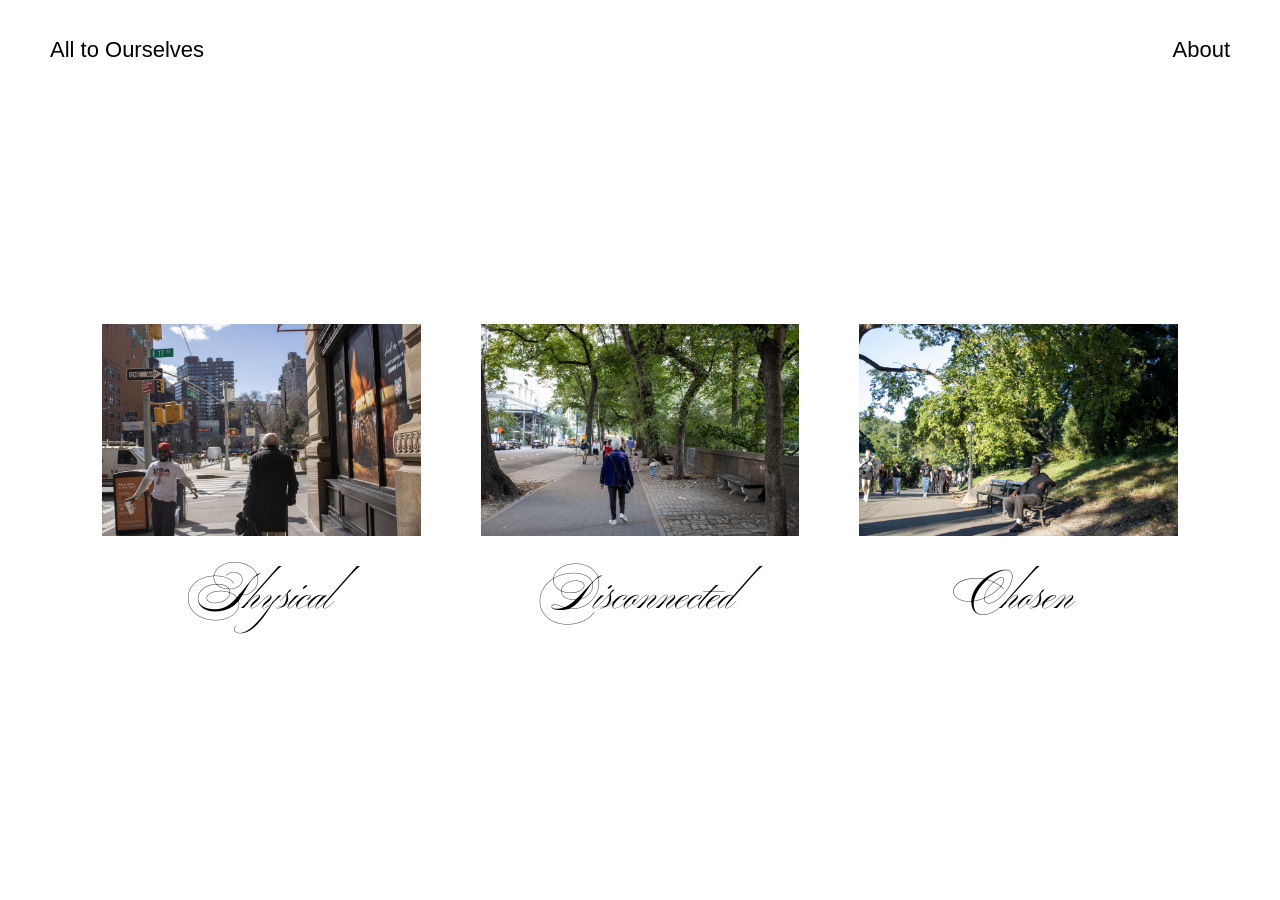
<file: index.html>
<!DOCTYPE html>
<html lang="en">
<head>
  <meta charset="UTF-8">
  <meta name="viewport" content="width=device-width, initial-scale=1.0">
  <title>All to ourselves</title>

  <link rel="preconnect" href="https://fonts.googleapis.com">
  <link rel="preconnect" href="https://fonts.gstatic.com" crossorigin>

  <link
    href="https://fonts.googleapis.com/css2?family=Ballet:opsz@16..72&display=swap"
    rel="stylesheet"
  >

  <link rel="stylesheet" href="style.css">
  <script src="script.js" defer></script>

  <link rel="stylesheet" href="effects.css">
<script src="effects.js" defer></script>

<link rel="stylesheet" href="about.css">
<script src="about.js" defer></script>
</head>

<body>
  <header>
    <a class="site-title" href="index.html">
    All to Ourselves
    </a>
  </header>

  <main class="entries">
    <a class="entry" href="physical.html">
      <img
        src="images/1.jpg"
        alt="Physical aloneness in New York City"
      >
      <h2>Physical</h2>
    </a>

    <a class="entry" href="disconnected.html">
      <img
        src="images/2.jpg"
        alt="Disconnection in New York City"
      >
      <h2>Disconnected</h2>
    </a>

    <a class="entry" href="solitude.html">
      <img
        src="images/3.jpg"
        alt="A moment of solitude in New York City"
      >
      <h2>Chosen</h2>
    </a>
  </main>
</body>
</html>
</file>
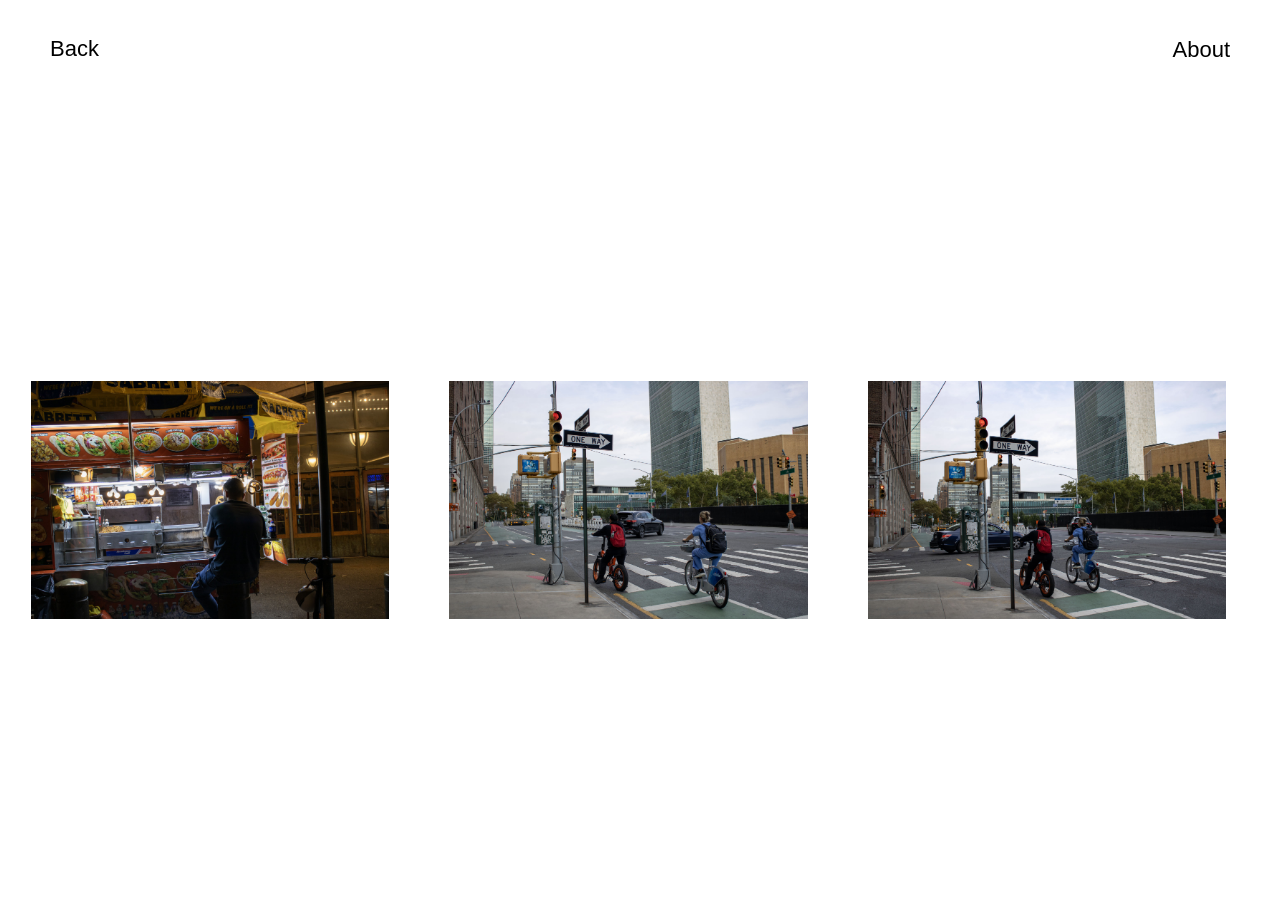
<file: disconnected.html>
<!DOCTYPE html>
<html lang="en">
<head>
  <meta charset="UTF-8">
  <meta name="viewport" content="width=device-width, initial-scale=1.0">
  <title>Disconnected — All to ourselves</title>

  <link rel="stylesheet" href="physical.css">
  <link rel="stylesheet" href="effects.css">

  <script src="disconnected.js" defer></script>
  <script src="effects.js" defer></script>

  <link rel="stylesheet" href="about.css">
<script src="about.js" defer></script>
</head>

<body>
  <header>
    <a href="index.html">All to ourselves</a>
  </header>

  <main id="gallery" aria-label="Disconnected photo collection"></main>

  <div class="preview" aria-hidden="true">
    <img class="preview-image" alt="">
    <blockquote class="preview-quote"></blockquote>
  </div>
</body>
</html>
</file>
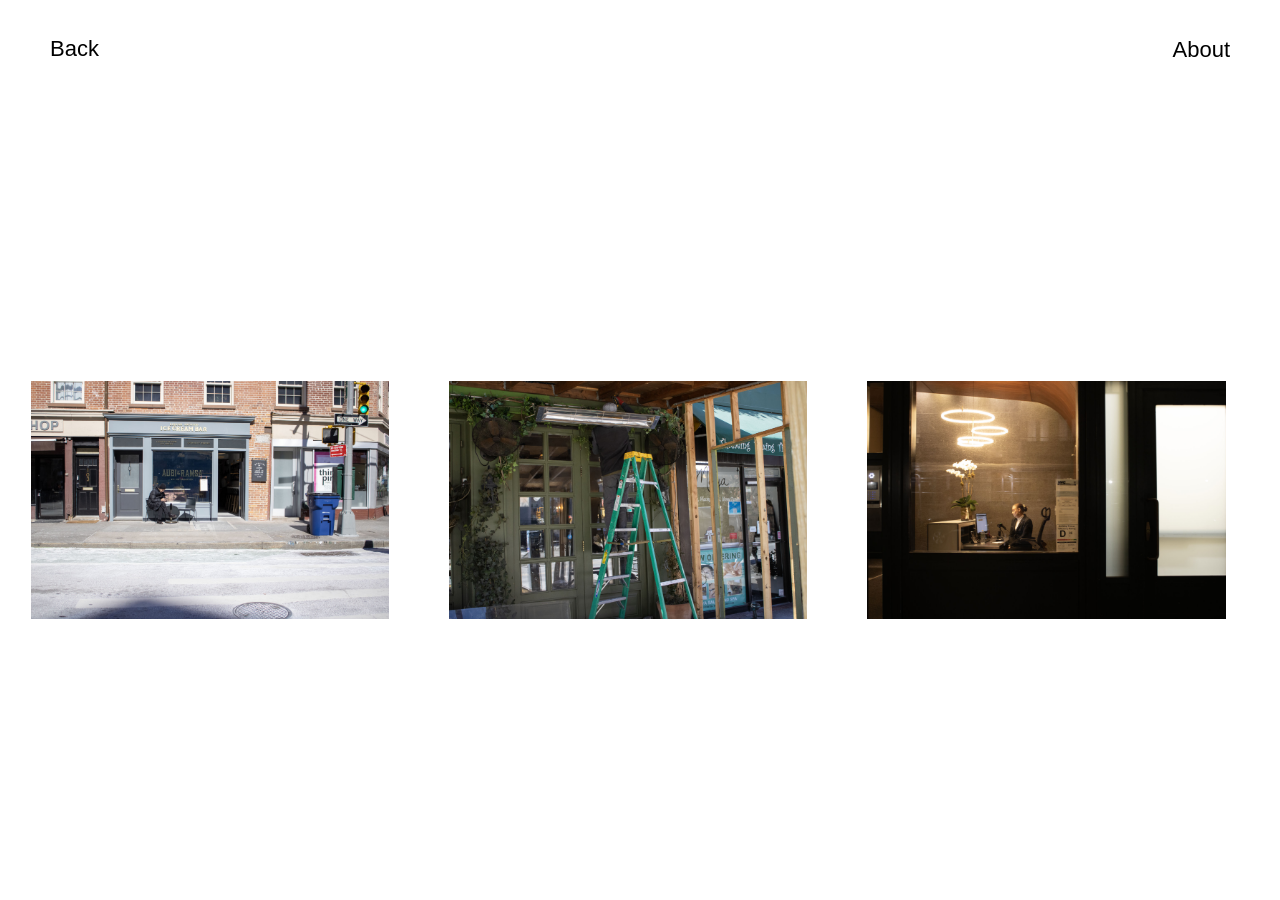
<file: physical.html>
<!DOCTYPE html>
<html lang="en">
<head>
  <meta charset="UTF-8">
  <meta name="viewport" content="width=device-width, initial-scale=1.0">
  <title>Physical — All to ourselves</title>

  <link rel="stylesheet" href="physical.css">
  <script src="physical.js" defer></script>

  <link rel="stylesheet" href="effects.css">
<script src="effects.js" defer></script>

<link rel="stylesheet" href="about.css">
<script src="about.js" defer></script>
</head>

<body>
  <header>
    <a href="index.html">All to Ourselves</a>
  </header>

  <main id="gallery" aria-label="Physical photo collection"></main>

  <div class="preview" aria-hidden="true">
    <img class="preview-image" alt="">
    <blockquote class="preview-quote"></blockquote>
  </div>
</body>
</html>
</file>
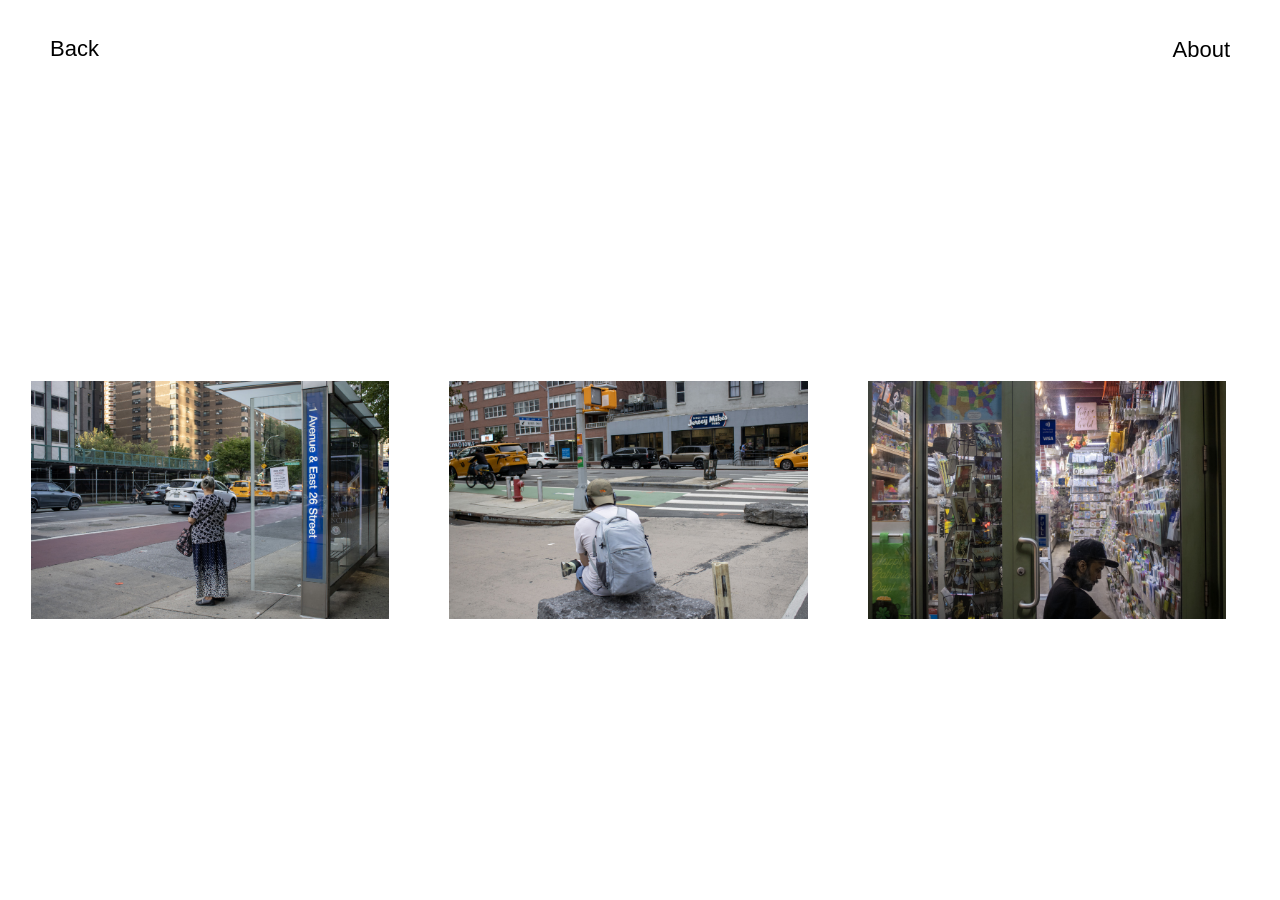
<file: solitude.html>
<!DOCTYPE html>
<html lang="en">
<head>
  <meta charset="UTF-8">
  <meta name="viewport" content="width=device-width, initial-scale=1.0">
  <title>Chosen — All to ourselves</title>

  <link rel="stylesheet" href="physical.css">
  <link rel="stylesheet" href="effects.css">

  <script src="chosen.js" defer></script>
  <script src="effects.js" defer></script>

  <link rel="stylesheet" href="about.css">
<script src="about.js" defer></script>
</head>

<body>
  <header>
    <a href="index.html">All to ourselves</a>
  </header>

  <main id="gallery" aria-label="Chosen photo collection"></main>

  <div class="preview" aria-hidden="true">
    <img class="preview-image" alt="">
    <blockquote class="preview-quote"></blockquote>
  </div>
</body>
</html>
</file>
<file: style.css>
* {
  box-sizing: border-box;
}

body {
  margin: 0;
  background: white;
  color: black;
}

a {
  color: inherit;
  text-decoration: none;
}



header {
  height: 100px;
  padding: 36px 50px;
  display: flex;
  align-items: center;
}

.site-title {
  font-family: "PingFang HK", "PingFang TC", sans-serif;
  font-size: 22px;
  font-weight: 400;
}



.entries {
  min-height: calc(100vh - 100px);
  display: grid;
  grid-template-columns: repeat(3, minmax(0, 1fr));
  align-items: center;
  gap: 60px;
  padding: 60px 8vw 100px;
}

.entry {
  display: block;
  text-align: center;
}

.entry img {
  display: block;
  width: 100%;
  height: auto;

  transition:
    transform 0.35s ease,
    box-shadow 0.35s ease;
}



.entry h2 {
  margin: 28px 0 0;
  font-family: "Ballet", cursive;
  font-size: 48px;
  font-weight: 400;
  line-height: 1.5;
}


.entry:hover img,
.entry:focus-visible img {
  transform: translateY(-10px) scale(1.05);
  box-shadow: 0 20px 35px rgba(0, 0, 0, 0.15);
}

.entry:focus-visible,
.site-title:focus-visible {
  outline: 1px solid black;
  outline-offset: 12px;
}

@media (prefers-reduced-motion: reduce) {
  .entry img {
    transition: none;
  }

  .entry:hover img,
  .entry:focus-visible img {
    transform: none;
  }
}

.entry:hover img,
.entry:focus-visible img {
  transform: none;
  box-shadow: none;
}

.image-preview {
  position: fixed;
  inset: 0;
  z-index: 100;
  pointer-events: none;
  visibility: hidden;
}

.image-preview.visible {
  visibility: visible;
}

.image-preview::before {
  content: "";
  position: absolute;
  inset: 0;
  background: white;
  opacity: 0;
  transition: opacity 0.6s ease;
}

.image-preview.active::before {
  opacity: 0.96;
}

.image-preview img {
  position: absolute;
  display: block;
  max-width: none;
  object-fit: contain;
  transform-origin: top left;
  will-change: transform;

  transition: transform 0.6s cubic-bezier(0.22, 1, 0.36, 1);
}

@media (prefers-reduced-motion: reduce) {
  .image-preview img,
  .image-preview::before {
    transition: none;
  }
}
.entry:hover img,
.entry:focus-visible img {
  transform: none;
  box-shadow: none;
}

.image-preview {
  position: fixed;
  inset: 0;
  z-index: 100;
  padding: 0;
  pointer-events: none;
  visibility: hidden;
  opacity: 1;
  background: transparent;
}

.image-preview.visible {
  visibility: visible;
}

.image-preview::before {
  content: "";
  position: absolute;
  inset: 0;
  background: white;
  opacity: 0;
  transition: opacity 0.4s ease;
}

.image-preview.active::before {
  opacity: 0.96;
}

.image-preview img {
  position: absolute;
  display: block;
  max-width: none;
  max-height: none;
  object-fit: contain;
  transform-origin: top left;
  will-change: transform;

  transition: transform 0.4s cubic-bezier(0.22, 1, 0.36, 1);
}

@media (prefers-reduced-motion: reduce) {
  .image-preview img,
  .image-preview::before {
    transition: none;
  }
}

.image-preview img,
.preview-image {
  transition: transform 0.22s cubic-bezier(0.22, 1, 0.36, 1);
}

.image-preview::before,
.preview::before {
  transition: opacity 0.18s ease;
}

.preview-writing {
  transition:
    opacity 0.22s ease,
    transform 0.22s cubic-bezier(0.22, 1, 0.36, 1);
}

@media (prefers-reduced-motion: reduce) {
  .image-preview img,
  .preview-image,
  .image-preview::before,
  .preview::before,
  .preview-writing {
    transition: none;
  }
}

.title-preview {
  position: fixed;
  inset: 0;
  z-index: 90;
  padding: 100px 40px 30px;
  background: white;
  pointer-events: none;

  display: flex;
  align-items: center;
  justify-content: center;

  opacity: 0;
  visibility: hidden;

  transition:
    opacity 0.22s ease,
    visibility 0.22s ease;
}

.title-preview.open {
  opacity: 1;
  visibility: visible;
}

.title-preview img {
  display: block;
  max-width: 100%;
  max-height: 100%;
  width: auto;
  height: auto;
  object-fit: contain;

  transform: scale(0.96);
  transition: transform 0.22s ease;
}

.title-preview.open img {
  transform: scale(1);
}

header {
  z-index: 95;
}

@media (prefers-reduced-motion: reduce) {
  .title-preview,
  .title-preview img {
    transition: none;
  }
}
</file>
<file: effects.css>
header a,
.entry h2 {
  position: relative;
  display: inline-block;
}

header a::after,
.entry h2::after {
  content: "";
  position: absolute;
  left: 0;
  bottom: -5px;
  width: 100%;
  height: 1px;
  background: currentColor;

  transform: scaleX(0);
  transform-origin: right;
  transition: transform 0.4s cubic-bezier(0.22, 1, 0.36, 1);
}

header a:hover::after,
header a:focus-visible::after,
.entry:hover h2::after,
.entry:focus-visible h2::after {
  transform: scaleX(1);
  transform-origin: left;
}



.pointer-frame {
  position: fixed;
  top: 0;
  left: 0;
  z-index: 1000;
  pointer-events: none;
  opacity: 0;

  
  color: white;
  mix-blend-mode: difference;
}

.pointer-frame.visible {
  opacity: 1;
}

.pointer-frame span {
  position: absolute;
  width: 10px;
  height: 10px;
  border-color: currentColor;
  border-style: solid;
  border-width: 0;
}

.pointer-frame .top-left {
  top: 0;
  left: 0;
  border-top-width: 1px;
  border-left-width: 1px;
}

.pointer-frame .top-right {
  top: 0;
  right: 0;
  border-top-width: 1px;
  border-right-width: 1px;
}

.pointer-frame .bottom-left {
  bottom: 0;
  left: 0;
  border-bottom-width: 1px;
  border-left-width: 1px;
}

.pointer-frame .bottom-right {
  bottom: 0;
  right: 0;
  border-bottom-width: 1px;
  border-right-width: 1px;
}



@media (hover: hover) and (pointer: fine) {
  html.custom-pointer,
  html.custom-pointer * {
    cursor: none !important;
  }
}

@media (prefers-reduced-motion: reduce) {
  header a::after,
  .entry h2::after {
    transition: none;
  }
}

.pointer-frame span {
  width: 14px;
  height: 14px;
}

.pointer-frame .top-left {
  border-top-width: 2px;
  border-left-width: 2px;
}

.pointer-frame .top-right {
  border-top-width: 2px;
  border-right-width: 2px;
}

.pointer-frame .bottom-left {
  border-bottom-width: 2px;
  border-left-width: 2px;
}

.pointer-frame .bottom-right {
  border-bottom-width: 2px;
  border-right-width: 2px;
}
.pointer-frame {
  position: fixed;
  z-index: 99999;
  pointer-events: none;
  color: white;
  mix-blend-mode: difference;
}

.pointer-frame.visible {
  opacity: 1;
  visibility: visible;
}

.pointer-frame span {
  display: block;
  width: 14px;
  height: 14px;
  border-style: solid;
  border-color: currentColor;
}
</file>
<file: about.css>
header {
  position: relative;
}

body:has(#gallery) header {
  position: fixed;
}

.about-link {
  position: absolute;
  right: 50px;
  top: 50%;
  transform: translateY(-50%);

  font-family: "PingFang HK", "PingFang TC", sans-serif;
  font-size: 22px;
  font-weight: 400;
  color: black;
  text-decoration: none;
}


.about-dialog {
  position: fixed;
  inset: 0;

  width: 100%;
  max-width: none;
  height: 100%;
  max-height: none;

  margin: 0;
  padding: 110px 7vw 60px;
  border: none;

  background: white;
  color: black;
  overflow: auto;
}

.about-dialog::Backdrop {
  background: white;
}

.about-layout {
  display: grid;
  grid-template-columns: minmax(0, 1fr) minmax(0, 1fr);
  gap: 60px;
  align-items: center;
  min-height: calc(100vh - 170px);
}

.about-image {
  display: block;
  width: 100%;
  height: auto;
  max-height: 65vh;
  object-fit: contain;
}

.about-writing {
  font-family: "PingFang HK", "PingFang TC", sans-serif;
  font-size: 18px;
  line-height: 1.8;
}

.about-writing h1 {
  margin: 0 0 24px;
  font-size: 24px;
  font-weight: 400;
}

.about-writing p {
  margin: 0 0 20px;
}


.about-close {
  position: absolute;
  top: 36px;
  left: 50px;

  padding: 0;
  border: none;
  background: none;
  color: black;

  font-family: "PingFang HK", "PingFang TC", sans-serif;
  font-size: 22px;
  cursor: pointer;
}

.about-close:focus-visible {
  outline: 1px solid black;
  outline-offset: 6px;
}

.about-close {
  display: inline-block;
  text-decoration: none;
  line-height: normal;
}

.about-close::after {
  content: "";
  position: absolute;
  left: 0;
  bottom: -5px;
  width: 100%;
  height: 1px;
  background: currentColor;

  transform: scaleX(0);
  transform-origin: right;
  transition: transform 0.4s cubic-bezier(0.22, 1, 0.36, 1);
}

.about-close:hover::after,
.about-close:focus-visible::after {
  transform: scaleX(1);
  transform-origin: left;
}
</file>
<file: physical.css>
* {
  box-sizing: border-box;
}

html,
body {
  margin: 0;
  height: 100%;
  overflow: hidden;
  background: white;
  color: black;
}

body {
  font-family: "PingFang HK", "PingFang TC", sans-serif;
}



header {
  position: fixed;
  inset: 0 0 auto;
  z-index: 20;
  height: 100px;
  padding: 36px 50px;
  background: white;
}

header a {
  color: black;
  text-decoration: none;
  font-size: 22px;
}



#gallery {
  position: absolute;
  top: 100px;
  left: 0;
  width: 100%;
  height: calc(100vh - 100px);

  display: flex;
  align-items: stretch;

  overflow-x: auto;
  overflow-y: hidden;
  scrollbar-width: none;
  overscroll-behavior-x: contain;
}

#gallery::-webkit-scrollbar {
  display: none;
}

.sequence {
  display: flex;
  align-items: center;
  flex-shrink: 0;
}



.photo-card {
  flex: 0 0 auto;
  width: 28vw;
  margin: 0 30px;
}

.photo {
  display: block;
  width: 100%;
  height: auto;
  max-height: 65vh;
  object-fit: contain;
  cursor: zoom-in;
}



.preview {
  position: fixed;
  inset: 0;
  z-index: 100;
  visibility: hidden;
  pointer-events: none;
}

.preview.visible {
  visibility: visible;
}

.preview::before {
  content: "";
  position: absolute;
  inset: 0;
  background: white;
  opacity: 0;
  transition: opacity 0.6s ease;
}

.preview.active::before {
  opacity: 1;
}

.preview.dark::before {
  background: black;
}

.preview-image {
  position: absolute;
  display: block;
  max-width: none;
  max-height: none;
  object-fit: contain;
  transform-origin: top left;

  transition: transform 0.6s cubic-bezier(0.22, 1, 0.36, 1);
  will-change: transform;
}



.preview-writing {
  position: absolute;
  top: 0;
  bottom: 0;
  left: 50%;
  right: 0;
  padding: 60px 6vw;

  display: flex;
  flex-direction: column;
  justify-content: center;

  color: black;
  opacity: 0;
  transform: translateY(20px);

  transition:
    opacity 0.6s ease,
    transform 0.6s cubic-bezier(0.22, 1, 0.36, 1);
}

.preview.active.has-text .preview-writing {
  opacity: 1;
  transform: translateY(0);
}

.preview.dark .preview-writing {
  color: white;
}

.preview-heading {
  margin: 0 0 28px;
  font-family: Didot, "Bodoni MT", "Times New Roman", serif;
  font-size: 44px;
  font-weight: 400;
  line-height: 1.15;
}

.preview-text {
  margin: 0;
  font-family: "PingFang HK", "PingFang TC", sans-serif;
  font-size: 18px;
  line-height: 1.8;
  white-space: pre-line;
}

.preview-credit {
  margin: 24px 0 0;
  font-family: "Adobe Clean UX", "Adobe Clean", sans-serif;
  font-size: 14px;
  line-height: 1.5;
}

.preview-quote {
  position: static;
  margin: 28px 0 0;
  font-family: Didot, "Bodoni MT", "Times New Roman", serif;
  font-size: 30px;
  line-height: 1.4;
  white-space: pre-line;
}

.preview-writing > [hidden] {
  display: none;
}



.preview.heading-only .preview-writing {
  top: 35px;
  bottom: auto;
  left: 5%;
  right: 5%;
  padding: 0;
  text-align: center;
}

.preview.heading-only .preview-heading {
  margin: 0;
}



.photo:focus-visible,
header a:focus-visible {
  outline: 1px solid black;
  outline-offset: 10px;
}

@media (prefers-reduced-motion: reduce) {
  .preview::before,
  .preview-image,
  .preview-writing {
    transition: none;
  }
}

.preview-image {
  transition: transform 0.4s cubic-bezier(0.22, 1, 0.36, 1);
}

.preview::before {
  transition: opacity 0.4s ease;
}

.preview-writing {
  transition:
    opacity 0.4s ease,
    transform 0.4s cubic-bezier(0.22, 1, 0.36, 1);
}
/* Start immediately and expand quickly */
.image-preview img,
.preview-image {
  transition: transform 0.22s cubic-bezier(0.22, 1, 0.36, 1);
}

.image-preview::before,
.preview::before {
  transition: opacity 0.18s ease;
}

.preview-writing {
  transition:
    opacity 0.22s ease,
    transform 0.22s cubic-bezier(0.22, 1, 0.36, 1);
}

@media (prefers-reduced-motion: reduce) {
  .image-preview img,
  .preview-image,
  .image-preview::before,
  .preview::before,
  .preview-writing {
    transition: none;
  }
}
.preview-text {
  white-space: pre-line;
}
</file>
